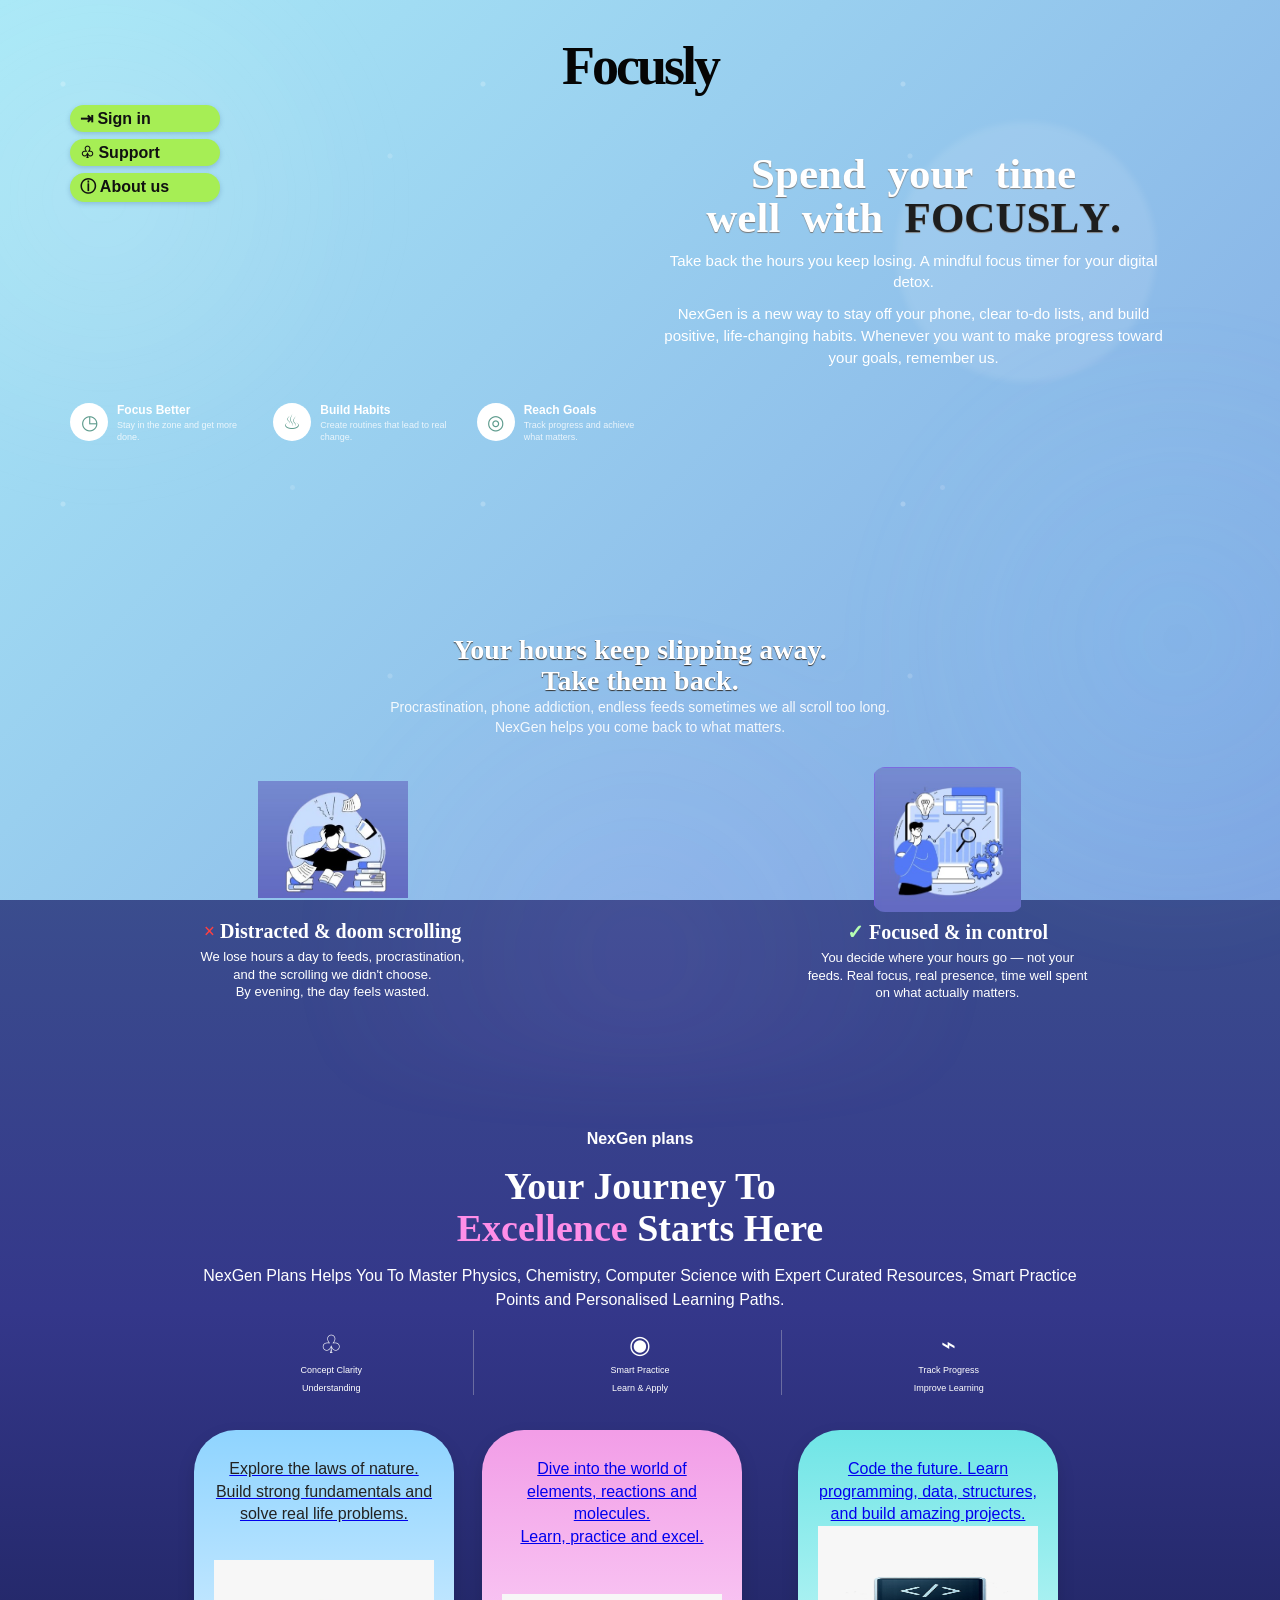
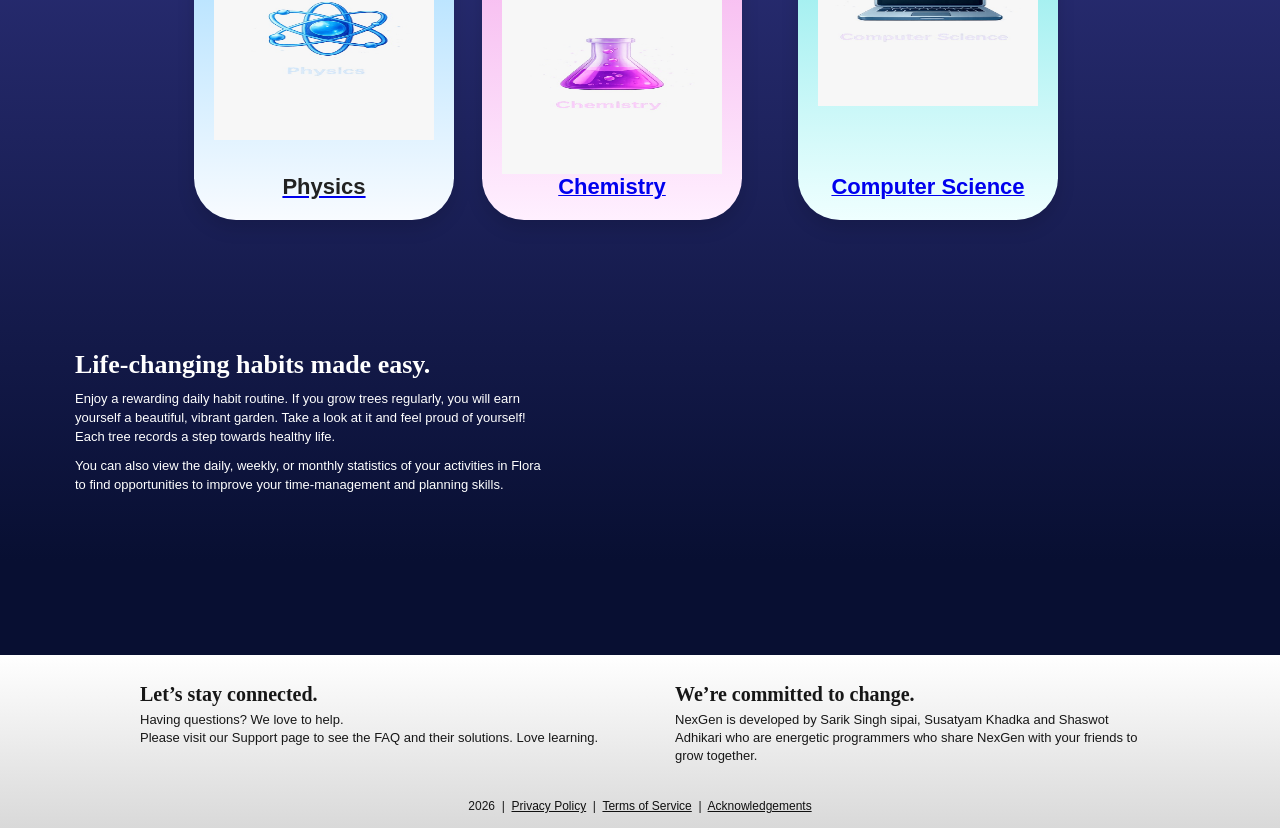
<file: Index.html>
<!DOCTYPE html>
<html lang="en">
<head>
<meta charset="UTF-8">
<meta name="viewport" content="width=device-width, initial-scale=1.0">
<title>Focusly — Study Without Distractions</title>
<style>
  /* LIVE ANIMATED BACKGROUND */
  body::before{
    content:"";
    position:fixed;
    inset:0;
    z-index:-2;
    background:
      radial-gradient(circle at 15% 20%, rgba(255,255,255,.22) 0 2px, transparent 3px),
      radial-gradient(circle at 75% 30%, rgba(255,255,255,.16) 0 2px, transparent 3px),
      radial-gradient(circle at 45% 75%, rgba(255,255,255,.14) 0 2px, transparent 3px),
      linear-gradient(135deg,#a9e9f7,#718edb,#4c4bb1,#17265d);
    background-size: 420px 420px, 520px 520px, 650px 650px, 400% 400%;
    animation: liveSky 18s ease infinite;
  }

  body::after{
    content:"";
    position:fixed;
    inset:-20%;
    z-index:-1;
    pointer-events:none;
    opacity:.7;
    background:
      radial-gradient(circle at 20% 30%, rgba(255,255,255,.16), transparent 18%),
      radial-gradient(circle at 80% 65%, rgba(130,220,255,.16), transparent 20%),
      radial-gradient(circle at 50% 90%, rgba(190,130,255,.12), transparent 24%);
    filter:blur(35px);
    animation: floatingGlow 12s ease-in-out infinite alternate;
  }

  @keyframes liveSky{
    0%{background-position:0% 50%,0% 0%,0% 0%,0% 50%}
    50%{background-position:80% 30%,30% 80%,70% 20%,100% 50%}
    100%{background-position:0% 50%,0% 0%,0% 0%,0% 50%}
  }

  @keyframes floatingGlow{
    0%{transform:translate3d(-3%, -2%, 0) scale(1)}
    50%{transform:translate3d(4%, 3%, 0) scale(1.08)}
    100%{transform:translate3d(-2%, 5%, 0) scale(1.03)}
  }

  /* Make the existing sections transparent so the live background can be seen. */
  body{
    background:transparent;
  }

  *{box-sizing:border-box;margin:0;padding:0}
  html{scroll-behavior:smooth}
  body{
    font-family: "Trebuchet MS", Arial, sans-serif;
    color:#fff;
    background:linear-gradient(180deg,#5b9fb3 0%,#405f91 23%,#34378a 54%,#080f32 89%);
    overflow-x:hidden;
  }
  .page{max-width:1200px;margin:auto}

  /* HERO */
  .hero{
    min-height:610px;position:relative;padding:35px 30px 40px;
    overflow:hidden;
  }
  .hero::before{
    content:"";
    position:absolute;
    width:260px;height:260px;
    border-radius:50%;
    right:7%;top:20%;
    background:rgba(255,255,255,.10);
    filter:blur(3px);
    animation:heroOrb 9s ease-in-out infinite;
    pointer-events:none;
  }
  @keyframes heroOrb{
    0%,100%{transform:translate(0,0) scale(1)}
    50%{transform:translate(-35px,25px) scale(1.25)}
  }
  .brand{
    text-align:center;font-family:Georgia,serif;font-size:54px;
    font-weight:900;color:#050505;letter-spacing:-3px;
  }
  .side-nav{
    position:absolute;left:30px;top:105px;display:flex;flex-direction:column;gap:7px;
  }
  .side-nav a{
    width:150px;padding:4px 10px;border-radius:18px;
    background:#a6ee55;color:#111;text-decoration:none;font-weight:bold;
    box-shadow:0 2px 5px #4d78a455;transition:.2s;
  }
  .side-nav a:hover{transform:translateX(5px);background:#c6ff7c}
  .hero-copy{
    width:48%;margin-left:50%;margin-top:55px;text-align:center;
  }
  .hero-copy h1{
    font-family:Georgia,serif;font-size:43px;line-height:1.02;
    color:#fff;text-shadow:0 1px 1px #777;
  }
  .hero-copy h1 b{color:#050505}
  .hero-copy p{font-size:15px;line-height:1.45;margin:10px auto;max-width:520px}
  .features{
    display:flex;gap:30px;margin-top:35px;max-width:580px;
  }
  .feature{flex:1;display:flex;gap:9px;align-items:flex-start;color:#fff}
  .feature .icon{
    width:38px;height:38px;border-radius:50%;background:#fff;color:#5d9b8d;
    display:grid;place-items:center;font-size:20px;flex:none;
  }
  .feature h4{font-size:12px}.feature p{font-size:9px;opacity:.8;margin-top:3px;line-height:1.25}

  /* COMMON */
  section{padding:55px 35px}
  .center{text-align:center}
  .section-title{
    font-family:Georgia,serif;font-size:28px;line-height:1.1;
    text-shadow:0 1px 1px #333;
  }
  .muted{font-size:14px;opacity:.9;line-height:1.45}

  /* DISTRACTION */
  .comparison{padding-top:25px}
  .compare-grid{display:grid;grid-template-columns:1fr 1fr;gap:100px;margin-top:30px}
  .compare-card{text-align:center}
  .illustration{
    height:145px;display:flex;justify-content:center;align-items:center;margin-bottom:8px;
  }
  .person{
    width:120px;height:100px;border-radius:50% 50% 30% 30%;
    background:#f6f6f6;position:relative;box-shadow:0 10px 0 #e2e2e2;
  }
  .person:before{content:"";position:absolute;width:38px;height:38px;border-radius:50%;
    background:#111;top:15px;left:41px}
  .book{position:absolute;width:55px;height:15px;background:#e9edf5;bottom:0;border-radius:3px}
  .book.one{left:-20px;transform:rotate(-8deg)}.book.two{right:-20px;transform:rotate(8deg)}
  .screen{
    width:115px;height:90px;border:7px solid #f3f3f3;border-radius:10px;
    background:linear-gradient(135deg,#87a8ee,#dce7ff);position:relative;
  }
  .screen:after{content:"";position:absolute;width:50px;height:7px;background:#596dcc;
    top:23px;left:28px;box-shadow:0 14px #8a9bea,0 28px #8a9bea}
  .gear{font-size:40px;margin-left:-12px;color:#dfe7ff}
  .compare-card h3{font-family:Georgia,serif;font-size:20px}
  .bad{color:#ff4141}.good{color:#b7ffb2}
  .compare-card p{font-size:13px;line-height:1.35;max-width:280px;margin:5px auto}

  /* PLANS */
  .plans{display:grid;grid-template-columns:42% 58%;gap:20px;align-items:center;padding-top:35px}
  .plans h2{font-family:Georgia,serif;font-size:29px;line-height:1.1}
  .plans h2 span{color:#ff8ee8}
  .plans-copy p{font-size:13px;line-height:1.4;margin:15px 0}
  .stats{display:flex;gap:25px;margin-top:18px}
  .stat{flex:1;text-align:center;border-right:1px solid #ddd5}
  .stat:last-child{border:0}
  .stat .big{font-size:25px}.stat small{font-size:9px}
  .subject-cards{display:flex;gap:12px;justify-content:center}
  .subject{
    width:150px;min-height:245px;border-radius:38px;padding:20px 12px 12px;
    color:#222;text-align:center;display:flex;flex-direction:column;justify-content:space-between;
    box-shadow:0 8px 18px #0002;
  }
  .physics{background:linear-gradient(#8fd4ff,#f8fbff)}
  .chem{background:linear-gradient(#f29de7,#fff0ff)}
  .cs{background:linear-gradient(#6fe5e6,#efffff)}
  .subject p{font-size:12px;line-height:1.25}
  .subject .symbol{font-size:55px;margin:12px 0}

  /* HABITS */
  .habits{min-height:380px;padding-top:75px}
  .habits h2{font-family:Georgia,serif;font-size:26px}
  .habits p{max-width:470px;font-size:13px;line-height:1.45;margin-top:10px}

  /* FOOTER */
  footer{
    background:linear-gradient(180deg,#fff,#d9d9d9);
    color:#171717;padding:28px 45px 15px;
  }
  .footer-grid{display:grid;grid-template-columns:1fr 1fr;gap:70px;max-width:1000px;margin:auto}
  footer h3{font-family:Georgia,serif;font-size:20px}
  footer p{font-size:13px;line-height:1.35;margin-top:5px}
  .copyright{text-align:center;margin-top:35px;font-size:12px}
  .copyright a{color:#111}

  @media(max-width:800px){
    .hero{min-height:auto;padding-bottom:70px}
    .brand{font-size:42px}
    .side-nav{position:static;margin-top:20px;align-items:center}
    .side-nav a{width:170px}
    .hero-copy{width:100%;margin:55px 0 0}
    .hero-copy h1{font-size:35px}
    .features{max-width:none}
    .compare-grid{gap:30px}
    .plans{grid-template-columns:1fr}
    .subject{width:31%;min-height:220px}
    .footer-grid{gap:30px}
  }
  @media(max-width:560px){
    section{padding:45px 18px}
    .features{flex-direction:column}
    .compare-grid{grid-template-columns:1fr}
    .plans{display:block}
    .subject-cards{margin-top:25px}
    .subject{min-height:200px;padding:14px 8px;border-radius:28px}
    .subject .symbol{font-size:42px}
    .subject p{font-size:10px}
    .footer-grid{grid-template-columns:1fr}
  }

  .subject-image{
    width:100%;
    height:115px;
    background-image:url("[data-uri]");
    background-repeat:no-repeat;
    background-size:300% 100%;
    background-color:transparent;
    flex:none;
  }
  .physics-image{background-position:0% 50%;}
  .chem-image{background-position:50% 50%;}
  .cs-image{background-position:100% 50%;}

  @media(max-width:560px){
    .subject-image{height:85px;}
  }


  .distraction-image{
    width:150px;
    height:145px;
    object-fit:contain;
    border-radius:12px;
    display:block;
  }


  .focus-image{
    width:150px;
    height:145px;
    object-fit:contain;
    border-radius:12px;
    display:block;
  }


  /* Enlarge each subject block by 35% when the cursor is over/near it. */
  .subject{
    position:relative;
    transition:transform .28s ease, box-shadow .28s ease, filter .28s ease;
    transform-origin:center center;
    z-index:1;
  }
  .subject:hover{
    transform:scale(1.35);
    z-index:20;
    box-shadow:0 18px 35px rgba(0,0,0,.28);
    filter:brightness(1.04);
  }
  .subject-cards:hover .subject:not(:hover){
    opacity:.9;
  }


  /* Interactive wave title: hover to enlarge and make the letters move like a wave. */
  .wave-title{
    cursor:pointer;
    transition:font-size .35s ease, transform .35s ease;
  }

  .wave-title .wave-line{
    display:inline-block;
  }

  .wave-title .wave-line > span,
  .wave-title .wave-line > b > span{
    display:inline-block;
    transition:transform .25s ease, font-size .25s ease;
  }

  .wave-title:hover{
    transform:scale(1.06);
  }

  .wave-title:hover .wave-line > span,
  .wave-title:hover .wave-line > b > span{
    animation:titleWave 1.05s ease-in-out infinite;
    animation-delay:calc(var(--wave-index, 0) * 0.045s);
  }

  .wave-title .wave-line:nth-child(1) > span:nth-child(1){--wave-index:1}
  .wave-title .wave-line:nth-child(1) > span:nth-child(2){--wave-index:2}
  .wave-title .wave-line:nth-child(1) > span:nth-child(3){--wave-index:3}
  .wave-title .wave-line:nth-child(1) > span:nth-child(4){--wave-index:4}
  .wave-title .wave-line:nth-child(1) > span:nth-child(5){--wave-index:5}
  .wave-title .wave-line:nth-child(1) > span:nth-child(6){--wave-index:6}
  .wave-title .wave-line:nth-child(1) > span:nth-child(7){--wave-index:7}
  .wave-title .wave-line:nth-child(1) > span:nth-child(8){--wave-index:8}
  .wave-title .wave-line:nth-child(1) > span:nth-child(9){--wave-index:9}
  .wave-title .wave-line:nth-child(1) > span:nth-child(10){--wave-index:10}
  .wave-title .wave-line:nth-child(1) > span:nth-child(11){--wave-index:11}
  .wave-title .wave-line:nth-child(1) > span:nth-child(12){--wave-index:12}
  .wave-title .wave-line:nth-child(1) > span:nth-child(13){--wave-index:13}
  .wave-title .wave-line:nth-child(1) > span:nth-child(14){--wave-index:14}
  .wave-title .wave-line:nth-child(1) > span:nth-child(15){--wave-index:15}

  .wave-title .wave-line:nth-child(1) > span{
    animation-delay:calc(var(--wave-index) * .045s);
  }

  .wave-title .wave-line:nth-child(2) > span:nth-child(1){--wave-index:16}
  .wave-title .wave-line:nth-child(2) > span:nth-child(2){--wave-index:17}
  .wave-title .wave-line:nth-child(2) > span:nth-child(3){--wave-index:18}
  .wave-title .wave-line:nth-child(2) > span:nth-child(4){--wave-index:19}
  .wave-title .wave-line:nth-child(2) > span:nth-child(5){--wave-index:20}
  .wave-title .wave-line:nth-child(2) > span:nth-child(6){--wave-index:21}
  .wave-title .wave-line:nth-child(2) > span:nth-child(7){--wave-index:22}
  .wave-title .wave-line:nth-child(2) > span:nth-child(8){--wave-index:23}
  .wave-title .wave-line:nth-child(2) > span:nth-child(9){--wave-index:24}
  .wave-title .wave-line:nth-child(2) > span:nth-child(10){--wave-index:25}
  .wave-title .wave-line:nth-child(2) > span:nth-child(11){--wave-index:26}
  .wave-title .wave-line:nth-child(2) > span:nth-child(12){--wave-index:27}
  .wave-title .wave-line:nth-child(2) > span:nth-child(13){--wave-index:28}
  .wave-title .wave-line:nth-child(2) > span:nth-child(14){--wave-index:29}
  .wave-title .wave-line:nth-child(2) > span:nth-child(15){--wave-index:30}
  .wave-title .wave-line:nth-child(2) > span:nth-child(16){--wave-index:31}
  .wave-title .wave-line:nth-child(2) > span:nth-child(17){--wave-index:32}
  .wave-title .wave-line:nth-child(2) > span:nth-child(18){--wave-index:33}
  .wave-title .wave-line:nth-child(2) > span:nth-child(19){--wave-index:34}
  .wave-title .wave-line:nth-child(2) > span:nth-child(20){--wave-index:35}
  .wave-title .wave-line:nth-child(2) > span:nth-child(21){--wave-index:36}
  .wave-title .wave-line:nth-child(2) > span:nth-child(22){--wave-index:37}
  .wave-title .wave-line:nth-child(2) > span:nth-child(23){--wave-index:38}
  .wave-title .wave-line:nth-child(2) > span:nth-child(24){--wave-index:39}
  .wave-title .wave-line:nth-child(2) > span:nth-child(25){--wave-index:40}
  .wave-title .wave-line:nth-child(2) > span:nth-child(26){--wave-index:41}
  .wave-title .wave-line:nth-child(2) > span:nth-child(27){--wave-index:42}
  .wave-title .wave-line:nth-child(2) > span:nth-child(28){--wave-index:43}
  .wave-title .wave-line:nth-child(2) > span:nth-child(29){--wave-index:44}
  .wave-title .wave-line:nth-child(2) > span:nth-child(30){--wave-index:45}
  .wave-title .wave-line:nth-child(2) > span:nth-child(31){--wave-index:46}
  .wave-title .wave-line:nth-child(2) > span:nth-child(32){--wave-index:47}
  .wave-title .wave-line:nth-child(2) > span:nth-child(33){--wave-index:48}
  .wave-title .wave-line:nth-child(2) > span:nth-child(34){--wave-index:49}
  .wave-title .wave-line:nth-child(2) > span:nth-child(35){--wave-index:50}
  .wave-title .wave-line:nth-child(2) > span:nth-child(36){--wave-index:51}
  .wave-title .wave-line:nth-child(2) > span:nth-child(37){--wave-index:52}
  .wave-title .wave-line:nth-child(2) > span:nth-child(38){--wave-index:53}
  .wave-title .wave-line:nth-child(2) > span:nth-child(39){--wave-index:54}
  .wave-title .wave-line:nth-child(2) > span:nth-child(40){--wave-index:55}
  .wave-title .wave-line:nth-child(2) > span:nth-child(41){--wave-index:56}
  .wave-title .wave-line:nth-child(2) > span:nth-child(42){--wave-index:57}
  .wave-title .wave-line:nth-child(2) > span:nth-child(43){--wave-index:58}
  .wave-title .wave-line:nth-child(2) > span:nth-child(44){--wave-index:59}
  .wave-title .wave-line:nth-child(2) > span:nth-child(45){--wave-index:60}
  .wave-title .wave-line:nth-child(2) > span:nth-child(46){--wave-index:61}
  .wave-title .wave-line:nth-child(2) > span:nth-child(47){--wave-index:62}
  .wave-title .wave-line:nth-child(2) > span:nth-child(48){--wave-index:63}


  .wave-title .wave-line:nth-child(2) > b > span:nth-child(1){--wave-index:26}
  .wave-title .wave-line:nth-child(2) > b > span:nth-child(2){--wave-index:27}
  .wave-title .wave-line:nth-child(2) > b > span:nth-child(3){--wave-index:28}
  .wave-title .wave-line:nth-child(2) > b > span:nth-child(4){--wave-index:29}
  .wave-title .wave-line:nth-child(2) > b > span:nth-child(5){--wave-index:30}
  .wave-title .wave-line:nth-child(2) > b > span:nth-child(6){--wave-index:31}
  .wave-title .wave-line:nth-child(2) > b > span:nth-child(7){--wave-index:32}
  .wave-title .wave-line:nth-child(2) > b > span:nth-child(8){--wave-index:33}

  @keyframes titleWave{
    0%,100%{transform:translateY(0) scale(1)}
    25%{transform:translateY(-10px) scale(1.16)}
    50%{transform:translateY(5px) scale(1.08)}
    75%{transform:translateY(-5px) scale(1.12)}
  }

  @media(max-width:560px){
    .wave-title:hover{transform:scale(1.025)}
  }


  /* Larger, centered subject blocks */
  .plans{display:block; padding-top:50px;}
  .plans-copy{text-align:center;max-width:900px;margin:0 auto 35px;}
  .plans-copy p{font-size:16px;line-height:1.5;}
  .plans h2{font-size:38px;}
  .subject-cards{display:flex;justify-content:center;align-items:stretch;gap:28px;width:100%;}
  .subject{width:260px;min-height:390px;padding:28px 20px 20px;border-radius:42px;}
  .subject p{font-size:16px;line-height:1.4;}
  .subject-image{height:180px;}
  .subject b{font-size:22px;}
  @media(max-width:800px){
    .subject-cards{gap:18px;}
    .subject{width:30%;min-height:330px;padding:22px 14px 16px;}
    .subject-image{height:145px;}
    .subject p{font-size:14px;}
  }
  @media(max-width:560px){
    .plans h2{font-size:31px;}
    .subject-cards{gap:10px;}
    .subject{width:31%;min-height:260px;padding:16px 8px;border-radius:28px;}
    .subject-image{height:105px;}
    .subject p{font-size:11px;}
    .subject b{font-size:15px;}
  }
</style>
</head>
<body>
<div class="page">

  <header class="hero">
    <div class="brand">Focusly</div>

    <nav class="side-nav" aria-label="Main navigation">
      <a href="#focus">⇥ Sign in</a>
      <a href="#footer">♧ Support</a>
      <a href="#footer">ⓘ About us</a>
    </nav>

    <div class="hero-copy">
      <h1 class="wave-title">
  <span class="wave-line">
    <span>S</span><span>p</span><span>e</span><span>n</span><span>d</span>
    <span>&nbsp;</span><span>y</span><span>o</span><span>u</span><span>r</span>
    <span>&nbsp;</span><span>t</span><span>i</span><span>m</span><span>e</span>
  </span>
  <br>
  <span class="wave-line">
    <span>w</span><span>e</span><span>l</span><span>l</span><span>&nbsp;</span>
    <span>w</span><span>i</span><span>t</span><span>h</span><span>&nbsp;</span>
    <b><span>F</span><span>O</span><span>C</span><span>U</span><span>S</span><span>L</span><span>Y</span><span>.</span></b>
  </span>
</h1>
      <p>Take back the hours you keep losing. A mindful focus timer for your digital detox.</p>
      <p>NexGen is a new way to stay off your phone, clear to-do lists, and build positive, life-changing habits. Whenever you want to make progress toward your goals, remember us.</p>
    </div>

    <div class="features">
      <div class="feature"><div class="icon">◷</div><div><h4>Focus Better</h4><p>Stay in the zone and get more done.</p></div></div>
      <div class="feature"><div class="icon">♨</div><div><h4>Build Habits</h4><p>Create routines that lead to real change.</p></div></div>
      <div class="feature"><div class="icon">◎</div><div><h4>Reach Goals</h4><p>Track progress and achieve what matters.</p></div></div>
    </div>
  </header>

  <section id="focus" class="comparison center">
    <h2 class="section-title">Your hours keep slipping away.<br>Take them back.</h2>
    <p class="muted">Procrastination, phone addiction, endless feeds sometimes we all scroll too long.<br>NexGen helps you come back to what matters.</p>

    <div class="compare-grid">
      <article class="compare-card">
        <div class="illustration">
          <img class="distraction-image" src="[data-uri]" alt="Distracted student surrounded by books">
        </div>
        <h3><span class="bad">×</span> Distracted &amp; doom scrolling</h3>
        <p>We lose hours a day to feeds, procrastination, and the scrolling we didn't choose.<br>By evening, the day feels wasted.</p>
      </article>

      <article class="compare-card">
        <div class="illustration">
          <img class="focus-image" src="[data-uri]" alt="Focused student working with charts and ideas">
        </div>
        <h3><span class="good">✓</span> Focused &amp; in control</h3>
        <p>You decide where your hours go — not your feeds. Real focus, real presence, time well spent on what actually matters.</p>
      </article>
    </div>
  </section>

  <section id="plans" class="plans">
    <div class="plans-copy">
      <p><b>NexGen plans</b></p>
      <h2>Your Journey To<br><span>Excellence</span> Starts Here</h2>
      <p>NexGen Plans Helps You To Master Physics, Chemistry, Computer Science with Expert Curated Resources, Smart Practice Points and Personalised Learning Paths.</p>
      <div class="stats">
        <div class="stat"><div class="big">♧</div><small>Concept Clarity<br>Understanding</small></div>
        <div class="stat"><div class="big">◉</div><small>Smart Practice<br>Learn &amp; Apply</small></div>
        <div class="stat"><div class="big">⌁</div><small>Track Progress<br>Improve Learning</small></div>
      </div>
    </div>
    
    <a href="Wave Motion.html">
    <div class="subject-cards">
      <div class="subject physics">
        <p>Explore the laws of nature.<br>Build strong fundamentals and solve real life problems.</p>
        <div class="subject-image physics-image"></div>
        <b>Physics</b>
      </div>
      <div class="subject chem">
        <p>Dive into the world of elements, reactions and molecules.<br>Learn, practice and excel.</p>
      </a>
      <a href="Haloarenes.html">
        <div class="subject-image chem-image"></div>
        <b>Chemistry</b>
      </div>
      <div class="subject cs">
        <p>Code the future. Learn programming, data, structures, and build amazing projects.</p>
        <div class="subject-image cs-image"></div>
      </a>
      <a href="Haloarenes.html">
        <b>Computer Science</b>
      </div>
    </a>
    </div>
  </section>

  <section class="habits">
    <h2>Life-changing habits made easy.</h2>
    <p>Enjoy a rewarding daily habit routine. If you grow trees regularly, you will earn yourself a beautiful, vibrant garden. Take a look at it and feel proud of yourself! Each tree records a step towards healthy life.</p>
    <p>You can also view the daily, weekly, or monthly statistics of your activities in Flora to find opportunities to improve your time-management and planning skills.</p>
  </section>

</div>

<footer id="footer">
  <div class="footer-grid">
    <div>
      <h3>Let’s stay connected.</h3>
      <p>Having questions? We love to help.<br>Please visit our Support page to see the FAQ and their solutions. Love learning.</p>
    </div>
    <div>
      <h3>We’re committed to change.</h3>
      <p>NexGen is developed by Sarik Singh sipai, Susatyam Khadka and Shaswot Adhikari who are energetic programmers who share NexGen with your friends to grow together.</p>
    </div>
  </div>
  <div class="copyright">2026 &nbsp;|&nbsp; <a href="#">Privacy Policy</a> &nbsp;|&nbsp; <a href="#">Terms of Service</a> &nbsp;|&nbsp; <a href="#">Acknowledgements</a></div>
</footer>
</body>
</html>
</file>
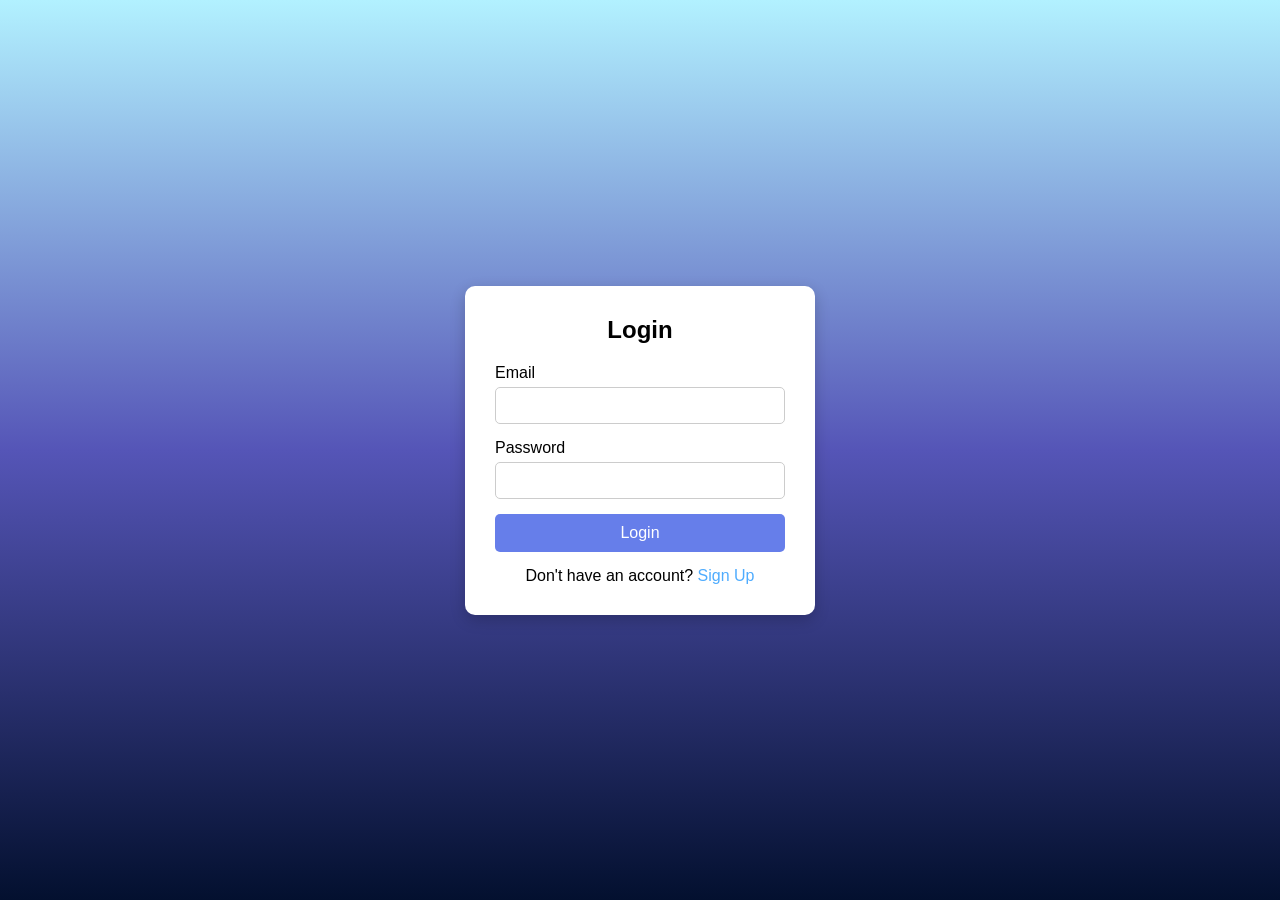
<file: login.html>
<!DOCTYPE html>
<html lang="en">
<head>
    <meta charset="UTF-8">
    <meta name="viewport" content="width=device-width, initial-scale=1.0">
    <title>Login Page</title>
 <link rel="stylesheet" href="logstyle.css">
</head>
<body>
<div class="login-container">
    <h2>Login</h2>
    <form id="loginForm">
        <div class="input-group">
            <label>Email</label>
            <input type="text" id="email" required>
        </div>
        <div class="input-group">
            <label>Password</label>
            <input type="password" id="password" required>
        </div>
        <button type="submit">Login</button>
    </form>
    <div class="message" id="message"></div>

    <div class="signup">
        Don't have an account?
        <a href="signin.html">Sign Up</a>
    </div>
</div>

<script src="logscript.js"></script>

</body>
</html>
</file>
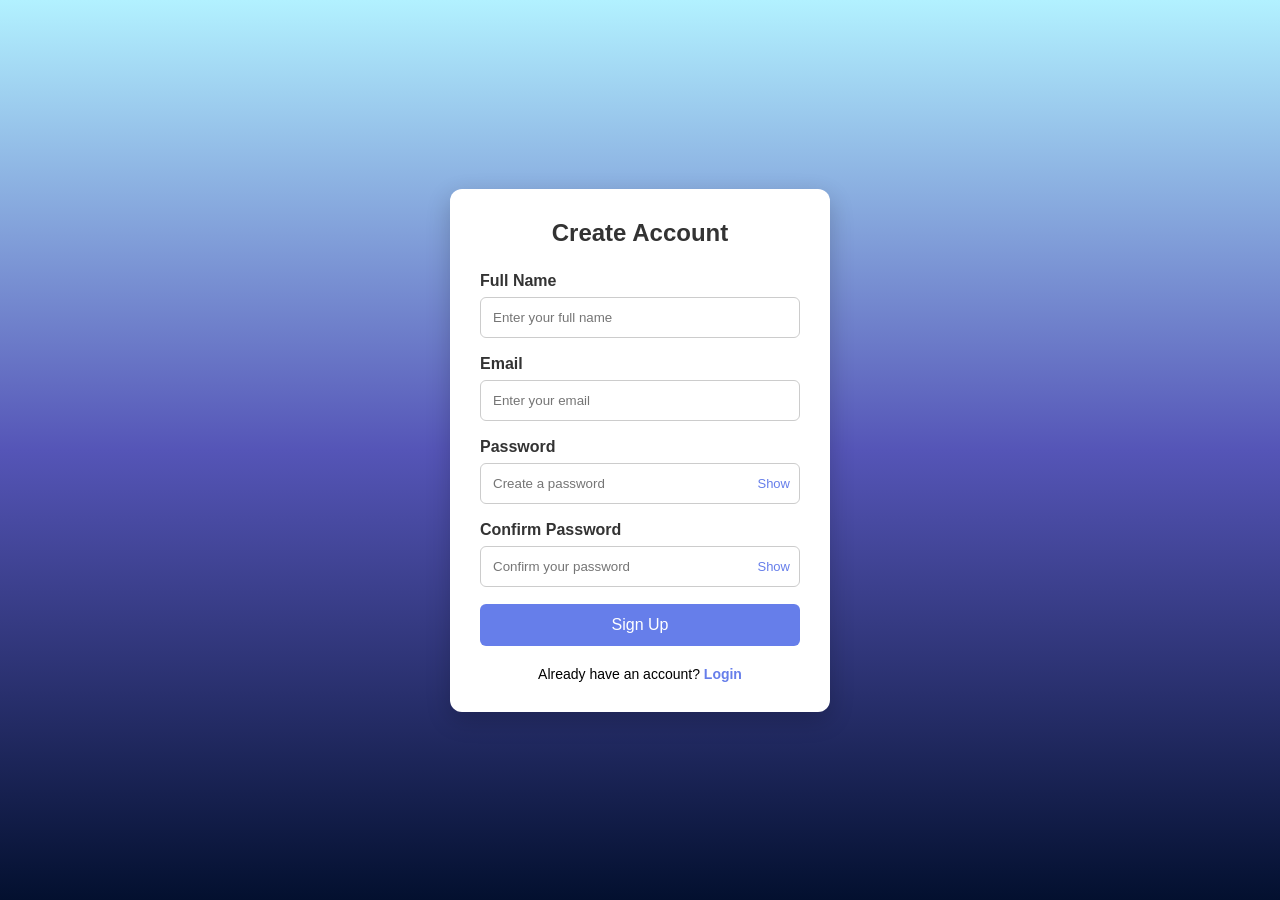
<file: signin.html>
<!DOCTYPE html>
<html lang="en">
<head>
    <meta charset="UTF-8">
    <meta name="viewport" content="width=device-width, initial-scale=1.0">
    <title>Sign Up</title>
    <link rel="stylesheet" href="signstyle.css">
</head>

<body>

    <div class="signup-container">

        <h2>Create Account</h2>

        <form id="signupForm" action="info.php" method="POST">

            <div class="input-box">
                <label for="name">Full Name</label>
                <input
                    type="text"
                    name="full_name"
                    id="name"
                    placeholder="Enter your full name"
                    required
                >
            </div>

            <div class="input-box">
                <label for="email">Email</label>
                <input
                    type="email"
                    name="email"
                    id="email"
                    placeholder="Enter your email"
                    required
                >
            </div>

            <div class="input-box password-box">
                <label for="password">Password</label>
                <input
                    type="password"
                    name="password"
                    id="password"
                    placeholder="Create a password"
                    required
                >
                <span class="show-password" id="showPassword">
                    Show
                </span>
            </div>

            <div class="input-box password-box">
                <label for="confirmPassword">Confirm Password</label>
                <input
                    type="password"
                    name="confirm_password"
                    id="confirmPassword"
                    placeholder="Confirm your password"
                    required
                >
                <span class="show-password" id="showConfirmPassword">
                    Show
                </span>
            </div>

            <button type="submit">Sign Up</button>

            <p id="message"></p>

            <div class="signin">
                Already have an account?
                <a href="login.html">Login</a>
            </div>

        </form>
    </div>

    <script src="signscript.js">
    </script>

</body>
</html>
</file>
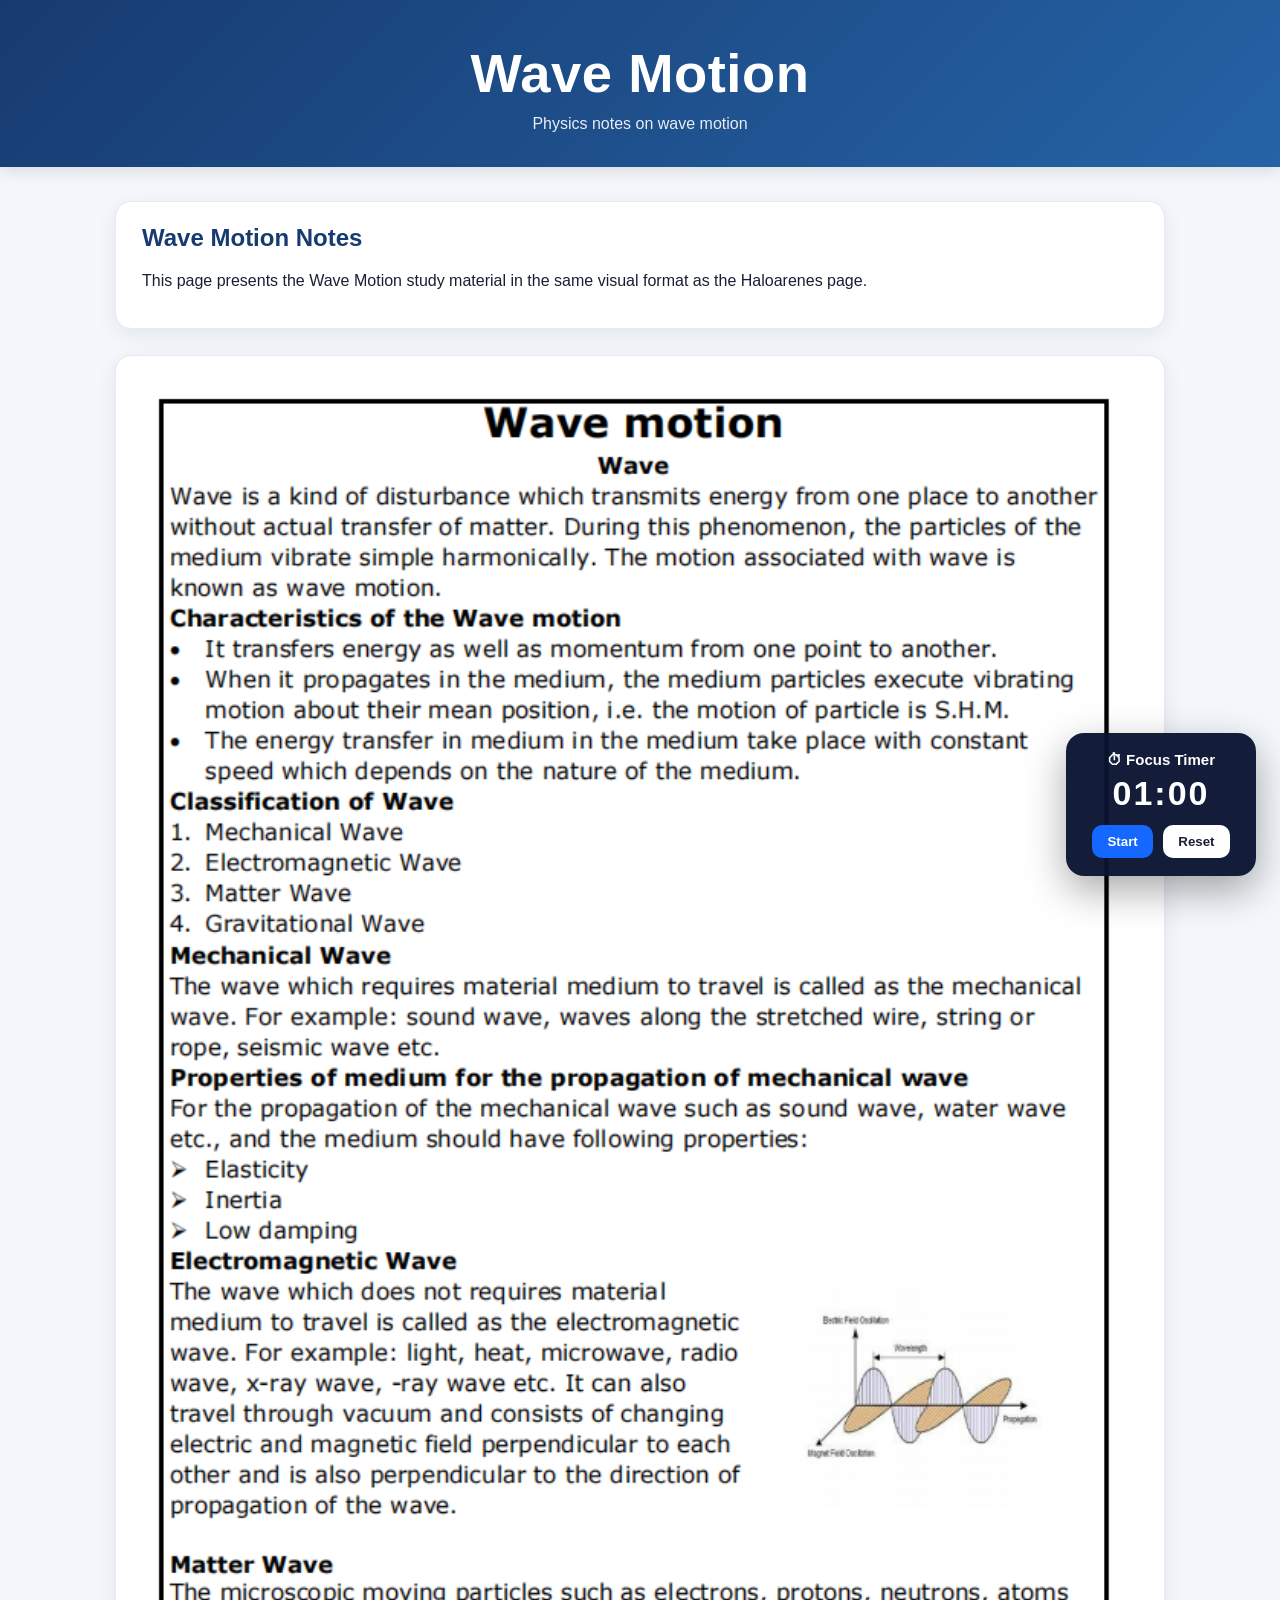
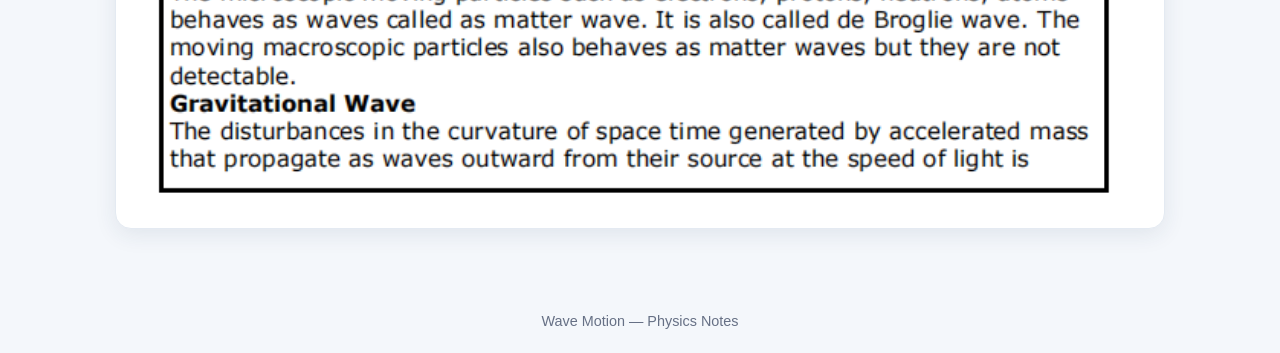
<file: Wave Motion.html>
<!DOCTYPE html>
<html lang="en">
<head>
<meta charset="UTF-8">
<meta name="viewport" content="width=device-width, initial-scale=1.0">
<title>Wave Motion</title>
<style>
  * { box-sizing: border-box; }
  html { scroll-behavior: smooth; }
  body {
    margin: 0;
    font-family: Arial, Helvetica, sans-serif;
    background: #f4f7fb;
    color: #172033;
  }
  header {
    background: linear-gradient(135deg, #173b70, #2563a6);
    color: white;
    text-align: center;
    padding: 42px 20px 34px;
    box-shadow: 0 4px 16px rgba(0,0,0,.12);
  }
  header h1 {
    margin: 0;
    font-size: clamp(2rem, 5vw, 3.4rem);
    letter-spacing: .5px;
  }
  header p {
    margin: 10px 0 0;
    opacity: .9;
    font-size: 1rem;
  }
  main {
    width: min(1050px, 94%);
    margin: 34px auto 60px;
  }
  .intro {
    background: white;
    border-radius: 16px;
    padding: 22px 26px;
    margin-bottom: 26px;
    box-shadow: 0 6px 22px rgba(28,52,84,.08);
    border: 1px solid #e4eaf2;
  }
  .intro h2 {
    margin-top: 0;
    color: #173b70;
  }
  .notes {
    display: flex;
    flex-direction: column;
    gap: 26px;
  }
  .page {
    background: white;
    border-radius: 16px;
    padding: 14px;
    box-shadow: 0 6px 22px rgba(28,52,84,.09);
    border: 1px solid #e4eaf2;
  }
  .page img {
    display: block;
    width: 100%;
    height: auto;
    border-radius: 10px;
  }
  footer {
    text-align: center;
    padding: 24px;
    color: #667085;
    font-size: .9rem;
  }

/* Study break timer + spin wheel */
.study-timer-box{position:fixed;right:24px;bottom:24px;z-index:9998;background:rgba(10,20,50,.96);color:#fff;padding:18px 20px;border-radius:18px;box-shadow:0 14px 40px rgba(0,0,0,.35);text-align:center;min-width:190px;font-family:Arial,sans-serif}
.study-timer-title{font-size:15px;font-weight:700;margin-bottom:6px}.study-timer-display{font-size:34px;font-weight:800;letter-spacing:2px;margin:4px 0 12px}.study-timer-box button{border:0;border-radius:10px;padding:9px 15px;margin:0 3px;font-weight:700;cursor:pointer}.study-start{background:#1468ff;color:#fff}.study-reset{background:#fff;color:#172033}
.study-overlay{display:none;position:fixed;inset:0;z-index:10000;background:rgba(0,0,0,.68);align-items:center;justify-content:center;padding:20px;font-family:Arial,sans-serif}.study-modal{width:min(460px,95vw);background:#fff;border-radius:24px;padding:30px;text-align:center;box-shadow:0 25px 80px rgba(0,0,0,.4)}.study-modal h2{margin:8px 0 10px}.study-modal p{color:#667085;line-height:1.5}.study-modal button{border:0;border-radius:12px;padding:12px 22px;font-weight:700;cursor:pointer;margin:5px}.study-yes{background:#1468ff;color:#fff}.study-no{background:#e9eef7;color:#172033}
.study-wheel-modal{width:min(500px,96vw);max-height:95vh;overflow:auto}.study-wheel-wrap{position:relative;width:300px;margin:18px auto}.study-wheel-wrap canvas{display:block;width:300px;height:300px;transition:transform 4s cubic-bezier(.12,.75,.15,1);margin:auto}.study-pointer{position:absolute;z-index:2;top:-8px;left:50%;transform:translateX(-50%);font-size:30px;color:#111}.study-spin{background:#ed3b91;color:#fff}.study-spin:disabled{opacity:.5;cursor:not-allowed}.study-result{min-height:25px;font-weight:700;margin:10px}.study-break-time{font-size:40px;font-weight:800;margin:10px}.study-close{background:#172033;color:#fff}
@media(max-width:600px){.study-timer-box{right:10px;bottom:10px}.study-wheel-wrap,.study-wheel-wrap canvas{width:250px;height:250px}}

</style>
</head>
<body>
<header>
  <h1>Wave Motion</h1>
  <p>Physics notes on wave motion</p>
</header>

<main>
  <section class="intro">
    <h2>Wave Motion Notes</h2>
    <p>
      This page presents the Wave Motion study material in the same visual
      format as the Haloarenes page.
    </p>
  </section>

  <section class="notes">
    <article class="page">
      <img src="[data-uri]" alt="Wave Motion notes">
    </article>
  </section>
</main>

<footer>
  Wave Motion — Physics Notes
</footer>

<!-- Study break timer -->
<div class="study-timer-box">
  <div class="study-timer-title">⏱ Focus Timer</div>
  <div class="study-timer-display" id="studyTimerDisplay">01:00</div>
  <button class="study-start" onclick="studyStartTimer()">Start</button>
  <button class="study-reset" onclick="studyResetTimer()">Reset</button>
</div>
<div class="study-overlay" id="studyBreakQuestion">
  <div class="study-modal">
    <div style="font-size:48px">🧘</div><h2>Would you like a break?</h2>
    <p>You've finished your focus session. Would you like to take a short break?</p>
    <button class="study-yes" onclick="studyChooseBreak(true)">Yes</button>
    <button class="study-no" onclick="studyChooseBreak(false)">No</button>
  </div>
</div>
<div class="study-overlay" id="studyWheelPopup">
  <div class="study-modal study-wheel-modal">
    <h2>🎡 Pick Your Break</h2><p>Spin the wheel and relax for 10 minutes.</p>
    <div class="study-wheel-wrap"><div class="study-pointer">▼</div><canvas id="studyWheel" width="300" height="300"></canvas></div>
    <button class="study-spin" id="studySpinBtn" onclick="studySpinWheel()">Spin the Wheel</button>
    <div class="study-result" id="studySelectedBreak"></div>
    <div class="study-break-time" id="studyBreakTimer">10:00</div>
    <button class="study-close" onclick="studyCloseWheel()">Continue to website</button>
  </div>
</div>
<script>
(function(){
const opts=['😴 Take a nap','🚶 Go for a walk','🎮 Play games','☕ Take a coffee'];
let t=60,ti=null,rot=0,bt=600,bi=null,spun=false;
const $=id=>document.getElementById(id);
function show(){ $('studyTimerDisplay').textContent=String(Math.floor(t/60)).padStart(2,'0')+':'+String(t%60).padStart(2,'0'); }
window.studyStartTimer=function(){if(ti)return;ti=setInterval(()=>{t--;show();if(t<=0){clearInterval(ti);ti=null;$('studyBreakQuestion').style.display='flex';}},1000)};
window.studyResetTimer=function(){clearInterval(ti);ti=null;t=60;show()};
window.studyChooseBreak=function(yes){$('studyBreakQuestion').style.display='none';if(yes)studyOpenWheel();else studyResetTimer()};
function draw(){const c=$('studyWheel'),x=c.getContext('2d'),m=c.width/2,r=m-4,s=2*Math.PI/opts.length;x.clearRect(0,0,c.width,c.height);opts.forEach((o,i)=>{let a=i*s-Math.PI/2;x.beginPath();x.moveTo(m,m);x.arc(m,m,r,a,a+s);x.closePath();x.fillStyle=['#1468ff','#ed3b91','#20a56a','#f39c12'][i];x.fill();x.strokeStyle='#fff';x.lineWidth=3;x.stroke();x.save();x.translate(m,m);x.rotate(a+s/2);x.textAlign='right';x.fillStyle='#fff';x.font='bold 14px Arial';x.fillText(o,r-12,5);x.restore()})}
window.studyOpenWheel=function(){clearInterval(bi);$('studyWheelPopup').style.display='flex';$('studySelectedBreak').textContent='';$('studyBreakTimer').textContent='10:00';$('studySpinBtn').disabled=false;spun=false;draw()};
window.studySpinWheel=function(){if(spun)return;spun=true;$('studySpinBtn').disabled=true;rot+=1440+Math.floor(Math.random()*360);$('studyWheel').style.transform=`rotate(${rot}deg)`;setTimeout(()=>{let n=rot%360,s=360/opts.length,i=Math.floor(((360-n+s/2)%360)/s);$('studySelectedBreak').textContent='Your break: '+opts[i];studyBreakStart()},4100)};
function studyBreakStart(){clearInterval(bi);bt=600;studyBreakUpdate();bi=setInterval(()=>{bt--;studyBreakUpdate();if(bt<=0){clearInterval(bi);bi=null;$('studySelectedBreak').textContent='⏰ Break finished! Time to get back to work.';studyAlarm()}},1000)}
function studyBreakUpdate(){$('studyBreakTimer').textContent=String(Math.floor(bt/60)).padStart(2,'0')+':'+String(bt%60).padStart(2,'0')}
function studyAlarm(){try{let A=window.AudioContext||window.webkitAudioContext,a=new A,c=0,i=setInterval(()=>{let o=a.createOscillator(),g=a.createGain();o.connect(g);g.connect(a.destination);o.frequency.value=880;g.gain.value=.15;o.start();o.stop(a.currentTime+.25);if(++c>=5)clearInterval(i)},400)}catch(e){alert('⏰ Your 10-minute break is over!')}}
window.studyCloseWheel=function(){clearInterval(bi);bi=null;$('studyWheelPopup').style.display='none';studyResetTimer()};
show();draw();
})();
</script>

</body>
</html>
</file>
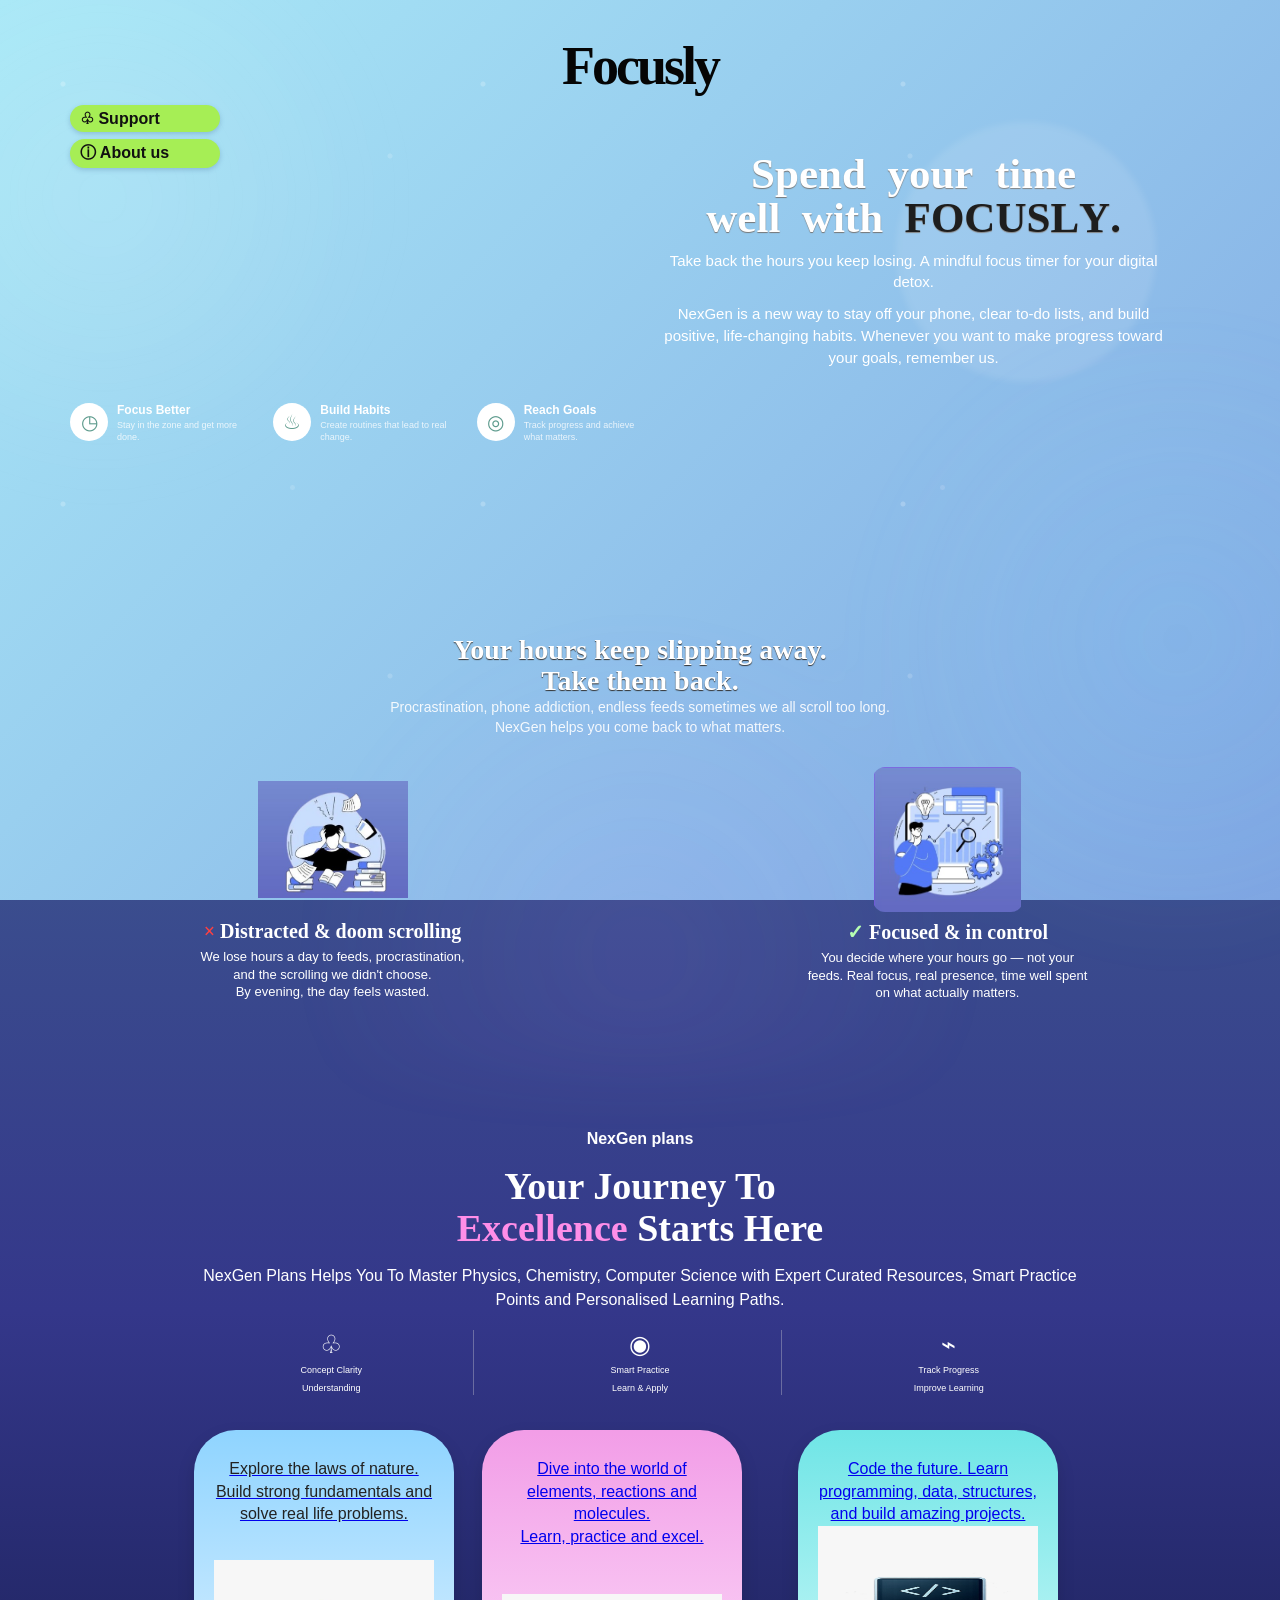
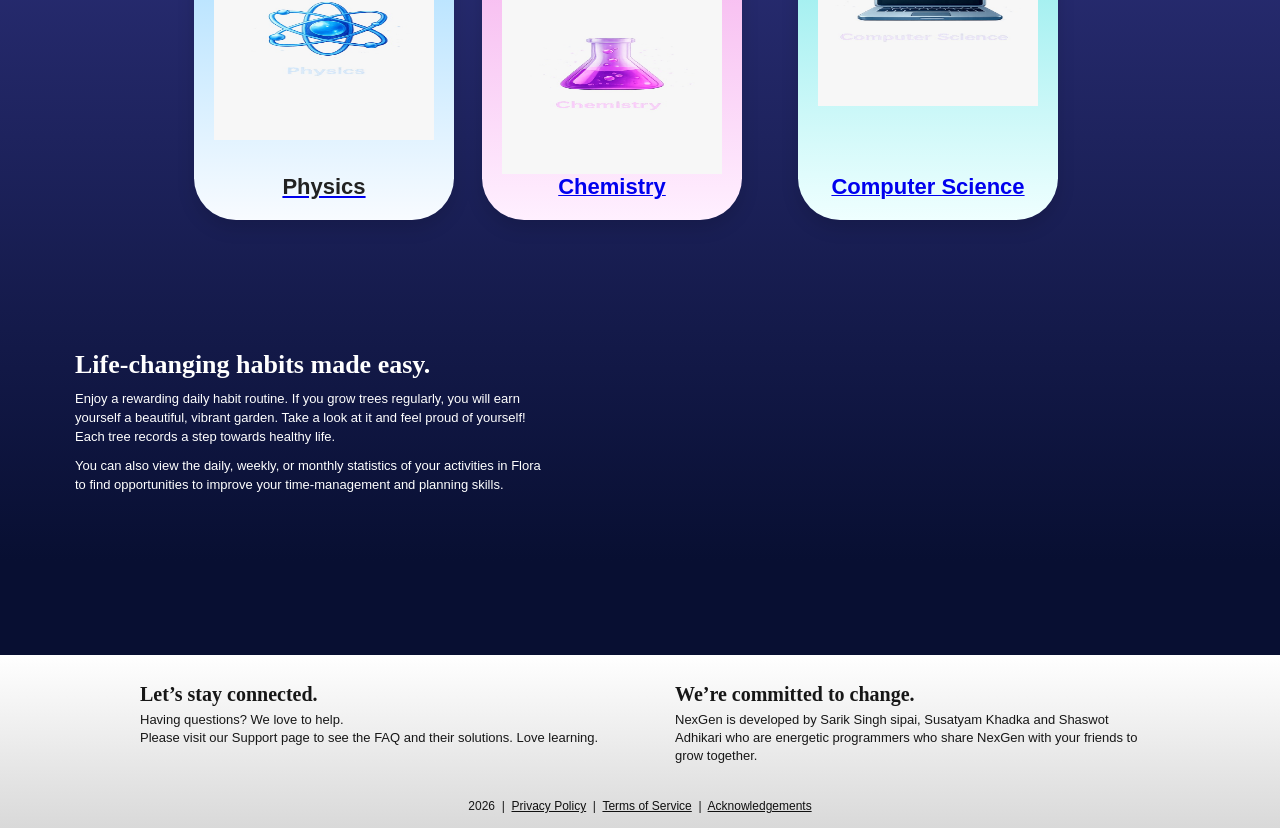
<file: Working Page.html>
<!DOCTYPE html>
<html lang="en">
<head>
<meta charset="UTF-8">
<meta name="viewport" content="width=device-width, initial-scale=1.0">
<title>Focusly — Study Without Distractions</title>
<style>
  /* LIVE ANIMATED BACKGROUND */
  body::before{
    content:"";
    position:fixed;
    inset:0;
    z-index:-2;
    background:
      radial-gradient(circle at 15% 20%, rgba(255,255,255,.22) 0 2px, transparent 3px),
      radial-gradient(circle at 75% 30%, rgba(255,255,255,.16) 0 2px, transparent 3px),
      radial-gradient(circle at 45% 75%, rgba(255,255,255,.14) 0 2px, transparent 3px),
      linear-gradient(135deg,#a9e9f7,#718edb,#4c4bb1,#17265d);
    background-size: 420px 420px, 520px 520px, 650px 650px, 400% 400%;
    animation: liveSky 18s ease infinite;
  }

  body::after{
    content:"";
    position:fixed;
    inset:-20%;
    z-index:-1;
    pointer-events:none;
    opacity:.7;
    background:
      radial-gradient(circle at 20% 30%, rgba(255,255,255,.16), transparent 18%),
      radial-gradient(circle at 80% 65%, rgba(130,220,255,.16), transparent 20%),
      radial-gradient(circle at 50% 90%, rgba(190,130,255,.12), transparent 24%);
    filter:blur(35px);
    animation: floatingGlow 12s ease-in-out infinite alternate;
  }

  @keyframes liveSky{
    0%{background-position:0% 50%,0% 0%,0% 0%,0% 50%}
    50%{background-position:80% 30%,30% 80%,70% 20%,100% 50%}
    100%{background-position:0% 50%,0% 0%,0% 0%,0% 50%}
  }

  @keyframes floatingGlow{
    0%{transform:translate3d(-3%, -2%, 0) scale(1)}
    50%{transform:translate3d(4%, 3%, 0) scale(1.08)}
    100%{transform:translate3d(-2%, 5%, 0) scale(1.03)}
  }

  /* Make the existing sections transparent so the live background can be seen. */
  body{
    background:transparent;
  }

  *{box-sizing:border-box;margin:0;padding:0}
  html{scroll-behavior:smooth}
  body{
    font-family: "Trebuchet MS", Arial, sans-serif;
    color:#fff;
    background:linear-gradient(180deg,#5b9fb3 0%,#405f91 23%,#34378a 54%,#080f32 89%);
    overflow-x:hidden;
  }
  .page{max-width:1200px;margin:auto}

  /* HERO */
  .hero{
    min-height:610px;position:relative;padding:35px 30px 40px;
    overflow:hidden;
  }
  .hero::before{
    content:"";
    position:absolute;
    width:260px;height:260px;
    border-radius:50%;
    right:7%;top:20%;
    background:rgba(255,255,255,.10);
    filter:blur(3px);
    animation:heroOrb 9s ease-in-out infinite;
    pointer-events:none;
  }
  @keyframes heroOrb{
    0%,100%{transform:translate(0,0) scale(1)}
    50%{transform:translate(-35px,25px) scale(1.25)}
  }
  .brand{
    text-align:center;font-family:Georgia,serif;font-size:54px;
    font-weight:900;color:#050505;letter-spacing:-3px;
  }
  .side-nav{
    position:absolute;left:30px;top:105px;display:flex;flex-direction:column;gap:7px;
  }
  .side-nav a{
    width:150px;padding:4px 10px;border-radius:18px;
    background:#a6ee55;color:#111;text-decoration:none;font-weight:bold;
    box-shadow:0 2px 5px #4d78a455;transition:.2s;
  }
  .side-nav a:hover{transform:translateX(5px);background:#c6ff7c}
  .hero-copy{
    width:48%;margin-left:50%;margin-top:55px;text-align:center;
  }
  .hero-copy h1{
    font-family:Georgia,serif;font-size:43px;line-height:1.02;
    color:#fff;text-shadow:0 1px 1px #777;
  }
  .hero-copy h1 b{color:#050505}
  .hero-copy p{font-size:15px;line-height:1.45;margin:10px auto;max-width:520px}
  .features{
    display:flex;gap:30px;margin-top:35px;max-width:580px;
  }
  .feature{flex:1;display:flex;gap:9px;align-items:flex-start;color:#fff}
  .feature .icon{
    width:38px;height:38px;border-radius:50%;background:#fff;color:#5d9b8d;
    display:grid;place-items:center;font-size:20px;flex:none;
  }
  .feature h4{font-size:12px}.feature p{font-size:9px;opacity:.8;margin-top:3px;line-height:1.25}

  /* COMMON */
  section{padding:55px 35px}
  .center{text-align:center}
  .section-title{
    font-family:Georgia,serif;font-size:28px;line-height:1.1;
    text-shadow:0 1px 1px #333;
  }
  .muted{font-size:14px;opacity:.9;line-height:1.45}

  /* DISTRACTION */
  .comparison{padding-top:25px}
  .compare-grid{display:grid;grid-template-columns:1fr 1fr;gap:100px;margin-top:30px}
  .compare-card{text-align:center}
  .illustration{
    height:145px;display:flex;justify-content:center;align-items:center;margin-bottom:8px;
  }
  .person{
    width:120px;height:100px;border-radius:50% 50% 30% 30%;
    background:#f6f6f6;position:relative;box-shadow:0 10px 0 #e2e2e2;
  }
  .person:before{content:"";position:absolute;width:38px;height:38px;border-radius:50%;
    background:#111;top:15px;left:41px}
  .book{position:absolute;width:55px;height:15px;background:#e9edf5;bottom:0;border-radius:3px}
  .book.one{left:-20px;transform:rotate(-8deg)}.book.two{right:-20px;transform:rotate(8deg)}
  .screen{
    width:115px;height:90px;border:7px solid #f3f3f3;border-radius:10px;
    background:linear-gradient(135deg,#87a8ee,#dce7ff);position:relative;
  }
  .screen:after{content:"";position:absolute;width:50px;height:7px;background:#596dcc;
    top:23px;left:28px;box-shadow:0 14px #8a9bea,0 28px #8a9bea}
  .gear{font-size:40px;margin-left:-12px;color:#dfe7ff}
  .compare-card h3{font-family:Georgia,serif;font-size:20px}
  .bad{color:#ff4141}.good{color:#b7ffb2}
  .compare-card p{font-size:13px;line-height:1.35;max-width:280px;margin:5px auto}

  /* PLANS */
  .plans{display:grid;grid-template-columns:42% 58%;gap:20px;align-items:center;padding-top:35px}
  .plans h2{font-family:Georgia,serif;font-size:29px;line-height:1.1}
  .plans h2 span{color:#ff8ee8}
  .plans-copy p{font-size:13px;line-height:1.4;margin:15px 0}
  .stats{display:flex;gap:25px;margin-top:18px}
  .stat{flex:1;text-align:center;border-right:1px solid #ddd5}
  .stat:last-child{border:0}
  .stat .big{font-size:25px}.stat small{font-size:9px}
  .subject-cards{display:flex;gap:12px;justify-content:center}
  .subject{
    width:150px;min-height:245px;border-radius:38px;padding:20px 12px 12px;
    color:#222;text-align:center;display:flex;flex-direction:column;justify-content:space-between;
    box-shadow:0 8px 18px #0002;
  }
  .physics{background:linear-gradient(#8fd4ff,#f8fbff)}
  .chem{background:linear-gradient(#f29de7,#fff0ff)}
  .cs{background:linear-gradient(#6fe5e6,#efffff)}
  .subject p{font-size:12px;line-height:1.25}
  .subject .symbol{font-size:55px;margin:12px 0}

  /* HABITS */
  .habits{min-height:380px;padding-top:75px}
  .habits h2{font-family:Georgia,serif;font-size:26px}
  .habits p{max-width:470px;font-size:13px;line-height:1.45;margin-top:10px}

  /* FOOTER */
  footer{
    background:linear-gradient(180deg,#fff,#d9d9d9);
    color:#171717;padding:28px 45px 15px;
  }
  .footer-grid{display:grid;grid-template-columns:1fr 1fr;gap:70px;max-width:1000px;margin:auto}
  footer h3{font-family:Georgia,serif;font-size:20px}
  footer p{font-size:13px;line-height:1.35;margin-top:5px}
  .copyright{text-align:center;margin-top:35px;font-size:12px}
  .copyright a{color:#111}

  @media(max-width:800px){
    .hero{min-height:auto;padding-bottom:70px}
    .brand{font-size:42px}
    .side-nav{position:static;margin-top:20px;align-items:center}
    .side-nav a{width:170px}
    .hero-copy{width:100%;margin:55px 0 0}
    .hero-copy h1{font-size:35px}
    .features{max-width:none}
    .compare-grid{gap:30px}
    .plans{grid-template-columns:1fr}
    .subject{width:31%;min-height:220px}
    .footer-grid{gap:30px}
  }
  @media(max-width:560px){
    section{padding:45px 18px}
    .features{flex-direction:column}
    .compare-grid{grid-template-columns:1fr}
    .plans{display:block}
    .subject-cards{margin-top:25px}
    .subject{min-height:200px;padding:14px 8px;border-radius:28px}
    .subject .symbol{font-size:42px}
    .subject p{font-size:10px}
    .footer-grid{grid-template-columns:1fr}
  }

  .subject-image{
    width:100%;
    height:115px;
    background-image:url("[data-uri]");
    background-repeat:no-repeat;
    background-size:300% 100%;
    background-color:transparent;
    flex:none;
  }
  .physics-image{background-position:0% 50%;}
  .chem-image{background-position:50% 50%;}
  .cs-image{background-position:100% 50%;}

  @media(max-width:560px){
    .subject-image{height:85px;}
  }


  .distraction-image{
    width:150px;
    height:145px;
    object-fit:contain;
    border-radius:12px;
    display:block;
  }


  .focus-image{
    width:150px;
    height:145px;
    object-fit:contain;
    border-radius:12px;
    display:block;
  }


  /* Enlarge each subject block by 35% when the cursor is over/near it. */
  .subject{
    position:relative;
    transition:transform .28s ease, box-shadow .28s ease, filter .28s ease;
    transform-origin:center center;
    z-index:1;
  }
  .subject:hover{
    transform:scale(1.35);
    z-index:20;
    box-shadow:0 18px 35px rgba(0,0,0,.28);
    filter:brightness(1.04);
  }
  .subject-cards:hover .subject:not(:hover){
    opacity:.9;
  }


  /* Interactive wave title: hover to enlarge and make the letters move like a wave. */
  .wave-title{
    cursor:pointer;
    transition:font-size .35s ease, transform .35s ease;
  }

  .wave-title .wave-line{
    display:inline-block;
  }

  .wave-title .wave-line > span,
  .wave-title .wave-line > b > span{
    display:inline-block;
    transition:transform .25s ease, font-size .25s ease;
  }

  .wave-title:hover{
    transform:scale(1.06);
  }

  .wave-title:hover .wave-line > span,
  .wave-title:hover .wave-line > b > span{
    animation:titleWave 1.05s ease-in-out infinite;
    animation-delay:calc(var(--wave-index, 0) * 0.045s);
  }

  .wave-title .wave-line:nth-child(1) > span:nth-child(1){--wave-index:1}
  .wave-title .wave-line:nth-child(1) > span:nth-child(2){--wave-index:2}
  .wave-title .wave-line:nth-child(1) > span:nth-child(3){--wave-index:3}
  .wave-title .wave-line:nth-child(1) > span:nth-child(4){--wave-index:4}
  .wave-title .wave-line:nth-child(1) > span:nth-child(5){--wave-index:5}
  .wave-title .wave-line:nth-child(1) > span:nth-child(6){--wave-index:6}
  .wave-title .wave-line:nth-child(1) > span:nth-child(7){--wave-index:7}
  .wave-title .wave-line:nth-child(1) > span:nth-child(8){--wave-index:8}
  .wave-title .wave-line:nth-child(1) > span:nth-child(9){--wave-index:9}
  .wave-title .wave-line:nth-child(1) > span:nth-child(10){--wave-index:10}
  .wave-title .wave-line:nth-child(1) > span:nth-child(11){--wave-index:11}
  .wave-title .wave-line:nth-child(1) > span:nth-child(12){--wave-index:12}
  .wave-title .wave-line:nth-child(1) > span:nth-child(13){--wave-index:13}
  .wave-title .wave-line:nth-child(1) > span:nth-child(14){--wave-index:14}
  .wave-title .wave-line:nth-child(1) > span:nth-child(15){--wave-index:15}

  .wave-title .wave-line:nth-child(1) > span{
    animation-delay:calc(var(--wave-index) * .045s);
  }

  .wave-title .wave-line:nth-child(2) > span:nth-child(1){--wave-index:16}
  .wave-title .wave-line:nth-child(2) > span:nth-child(2){--wave-index:17}
  .wave-title .wave-line:nth-child(2) > span:nth-child(3){--wave-index:18}
  .wave-title .wave-line:nth-child(2) > span:nth-child(4){--wave-index:19}
  .wave-title .wave-line:nth-child(2) > span:nth-child(5){--wave-index:20}
  .wave-title .wave-line:nth-child(2) > span:nth-child(6){--wave-index:21}
  .wave-title .wave-line:nth-child(2) > span:nth-child(7){--wave-index:22}
  .wave-title .wave-line:nth-child(2) > span:nth-child(8){--wave-index:23}
  .wave-title .wave-line:nth-child(2) > span:nth-child(9){--wave-index:24}
  .wave-title .wave-line:nth-child(2) > span:nth-child(10){--wave-index:25}
  .wave-title .wave-line:nth-child(2) > span:nth-child(11){--wave-index:26}
  .wave-title .wave-line:nth-child(2) > span:nth-child(12){--wave-index:27}
  .wave-title .wave-line:nth-child(2) > span:nth-child(13){--wave-index:28}
  .wave-title .wave-line:nth-child(2) > span:nth-child(14){--wave-index:29}
  .wave-title .wave-line:nth-child(2) > span:nth-child(15){--wave-index:30}
  .wave-title .wave-line:nth-child(2) > span:nth-child(16){--wave-index:31}
  .wave-title .wave-line:nth-child(2) > span:nth-child(17){--wave-index:32}
  .wave-title .wave-line:nth-child(2) > span:nth-child(18){--wave-index:33}
  .wave-title .wave-line:nth-child(2) > span:nth-child(19){--wave-index:34}
  .wave-title .wave-line:nth-child(2) > span:nth-child(20){--wave-index:35}
  .wave-title .wave-line:nth-child(2) > span:nth-child(21){--wave-index:36}
  .wave-title .wave-line:nth-child(2) > span:nth-child(22){--wave-index:37}
  .wave-title .wave-line:nth-child(2) > span:nth-child(23){--wave-index:38}
  .wave-title .wave-line:nth-child(2) > span:nth-child(24){--wave-index:39}
  .wave-title .wave-line:nth-child(2) > span:nth-child(25){--wave-index:40}
  .wave-title .wave-line:nth-child(2) > span:nth-child(26){--wave-index:41}
  .wave-title .wave-line:nth-child(2) > span:nth-child(27){--wave-index:42}
  .wave-title .wave-line:nth-child(2) > span:nth-child(28){--wave-index:43}
  .wave-title .wave-line:nth-child(2) > span:nth-child(29){--wave-index:44}
  .wave-title .wave-line:nth-child(2) > span:nth-child(30){--wave-index:45}
  .wave-title .wave-line:nth-child(2) > span:nth-child(31){--wave-index:46}
  .wave-title .wave-line:nth-child(2) > span:nth-child(32){--wave-index:47}
  .wave-title .wave-line:nth-child(2) > span:nth-child(33){--wave-index:48}
  .wave-title .wave-line:nth-child(2) > span:nth-child(34){--wave-index:49}
  .wave-title .wave-line:nth-child(2) > span:nth-child(35){--wave-index:50}
  .wave-title .wave-line:nth-child(2) > span:nth-child(36){--wave-index:51}
  .wave-title .wave-line:nth-child(2) > span:nth-child(37){--wave-index:52}
  .wave-title .wave-line:nth-child(2) > span:nth-child(38){--wave-index:53}
  .wave-title .wave-line:nth-child(2) > span:nth-child(39){--wave-index:54}
  .wave-title .wave-line:nth-child(2) > span:nth-child(40){--wave-index:55}
  .wave-title .wave-line:nth-child(2) > span:nth-child(41){--wave-index:56}
  .wave-title .wave-line:nth-child(2) > span:nth-child(42){--wave-index:57}
  .wave-title .wave-line:nth-child(2) > span:nth-child(43){--wave-index:58}
  .wave-title .wave-line:nth-child(2) > span:nth-child(44){--wave-index:59}
  .wave-title .wave-line:nth-child(2) > span:nth-child(45){--wave-index:60}
  .wave-title .wave-line:nth-child(2) > span:nth-child(46){--wave-index:61}
  .wave-title .wave-line:nth-child(2) > span:nth-child(47){--wave-index:62}
  .wave-title .wave-line:nth-child(2) > span:nth-child(48){--wave-index:63}


  .wave-title .wave-line:nth-child(2) > b > span:nth-child(1){--wave-index:26}
  .wave-title .wave-line:nth-child(2) > b > span:nth-child(2){--wave-index:27}
  .wave-title .wave-line:nth-child(2) > b > span:nth-child(3){--wave-index:28}
  .wave-title .wave-line:nth-child(2) > b > span:nth-child(4){--wave-index:29}
  .wave-title .wave-line:nth-child(2) > b > span:nth-child(5){--wave-index:30}
  .wave-title .wave-line:nth-child(2) > b > span:nth-child(6){--wave-index:31}
  .wave-title .wave-line:nth-child(2) > b > span:nth-child(7){--wave-index:32}
  .wave-title .wave-line:nth-child(2) > b > span:nth-child(8){--wave-index:33}

  @keyframes titleWave{
    0%,100%{transform:translateY(0) scale(1)}
    25%{transform:translateY(-10px) scale(1.16)}
    50%{transform:translateY(5px) scale(1.08)}
    75%{transform:translateY(-5px) scale(1.12)}
  }

  @media(max-width:560px){
    .wave-title:hover{transform:scale(1.025)}
  }


  /* Larger, centered subject blocks */
  .plans{display:block; padding-top:50px;}
  .plans-copy{text-align:center;max-width:900px;margin:0 auto 35px;}
  .plans-copy p{font-size:16px;line-height:1.5;}
  .plans h2{font-size:38px;}
  .subject-cards{display:flex;justify-content:center;align-items:stretch;gap:28px;width:100%;}
  .subject{width:260px;min-height:390px;padding:28px 20px 20px;border-radius:42px;}
  .subject p{font-size:16px;line-height:1.4;}
  .subject-image{height:180px;}
  .subject b{font-size:22px;}
  @media(max-width:800px){
    .subject-cards{gap:18px;}
    .subject{width:30%;min-height:330px;padding:22px 14px 16px;}
    .subject-image{height:145px;}
    .subject p{font-size:14px;}
  }
  @media(max-width:560px){
    .plans h2{font-size:31px;}
    .subject-cards{gap:10px;}
    .subject{width:31%;min-height:260px;padding:16px 8px;border-radius:28px;}
    .subject-image{height:105px;}
    .subject p{font-size:11px;}
    .subject b{font-size:15px;}
  }
</style>
</head>
<body>
<div class="page">

  <header class="hero">
    <div class="brand">Focusly</div>

    <nav class="side-nav" aria-label="Main navigation">
      <a href="#footer">♧ Support</a>
      <a href="#footer">ⓘ About us</a>
    </nav>

    <div class="hero-copy">
      <h1 class="wave-title">
  <span class="wave-line">
    <span>S</span><span>p</span><span>e</span><span>n</span><span>d</span>
    <span>&nbsp;</span><span>y</span><span>o</span><span>u</span><span>r</span>
    <span>&nbsp;</span><span>t</span><span>i</span><span>m</span><span>e</span>
  </span>
  <br>
  <span class="wave-line">
    <span>w</span><span>e</span><span>l</span><span>l</span><span>&nbsp;</span>
    <span>w</span><span>i</span><span>t</span><span>h</span><span>&nbsp;</span>
    <b><span>F</span><span>O</span><span>C</span><span>U</span><span>S</span><span>L</span><span>Y</span><span>.</span></b>
  </span>
</h1>
      <p>Take back the hours you keep losing. A mindful focus timer for your digital detox.</p>
      <p>NexGen is a new way to stay off your phone, clear to-do lists, and build positive, life-changing habits. Whenever you want to make progress toward your goals, remember us.</p>
    </div>

    <div class="features">
      <div class="feature"><div class="icon">◷</div><div><h4>Focus Better</h4><p>Stay in the zone and get more done.</p></div></div>
      <div class="feature"><div class="icon">♨</div><div><h4>Build Habits</h4><p>Create routines that lead to real change.</p></div></div>
      <div class="feature"><div class="icon">◎</div><div><h4>Reach Goals</h4><p>Track progress and achieve what matters.</p></div></div>
    </div>
  </header>

  <section id="focus" class="comparison center">
    <h2 class="section-title">Your hours keep slipping away.<br>Take them back.</h2>
    <p class="muted">Procrastination, phone addiction, endless feeds sometimes we all scroll too long.<br>NexGen helps you come back to what matters.</p>

    <div class="compare-grid">
      <article class="compare-card">
        <div class="illustration">
          <img class="distraction-image" src="[data-uri]" alt="Distracted student surrounded by books">
        </div>
        <h3><span class="bad">×</span> Distracted &amp; doom scrolling</h3>
        <p>We lose hours a day to feeds, procrastination, and the scrolling we didn't choose.<br>By evening, the day feels wasted.</p>
      </article>

      <article class="compare-card">
        <div class="illustration">
          <img class="focus-image" src="[data-uri]" alt="Focused student working with charts and ideas">
        </div>
        <h3><span class="good">✓</span> Focused &amp; in control</h3>
        <p>You decide where your hours go — not your feeds. Real focus, real presence, time well spent on what actually matters.</p>
      </article>
    </div>
  </section>

  <section id="plans" class="plans">
    <div class="plans-copy">
      <p><b>NexGen plans</b></p>
      <h2>Your Journey To<br><span>Excellence</span> Starts Here</h2>
      <p>NexGen Plans Helps You To Master Physics, Chemistry, Computer Science with Expert Curated Resources, Smart Practice Points and Personalised Learning Paths.</p>
      <div class="stats">
        <div class="stat"><div class="big">♧</div><small>Concept Clarity<br>Understanding</small></div>
        <div class="stat"><div class="big">◉</div><small>Smart Practice<br>Learn &amp; Apply</small></div>
        <div class="stat"><div class="big">⌁</div><small>Track Progress<br>Improve Learning</small></div>
      </div>
    </div>
    
    <a href="Wave Motion.html">
    <div class="subject-cards">
      <div class="subject physics">
        <p>Explore the laws of nature.<br>Build strong fundamentals and solve real life problems.</p>
        <div class="subject-image physics-image"></div>
        <b>Physics</b>
      </div>
      <div class="subject chem">
        <p>Dive into the world of elements, reactions and molecules.<br>Learn, practice and excel.</p>
      </a>
      <a href="Haloarenes.html">
        <div class="subject-image chem-image"></div>
        <b>Chemistry</b>
      </div>
      <div class="subject cs">
        <p>Code the future. Learn programming, data, structures, and build amazing projects.</p>
        <div class="subject-image cs-image"></div>
      </a>
      <a href="Haloarenes.html">
        <b>Computer Science</b>
      </div>
    </a>
    </div>
  </section>

  <section class="habits">
    <h2>Life-changing habits made easy.</h2>
    <p>Enjoy a rewarding daily habit routine. If you grow trees regularly, you will earn yourself a beautiful, vibrant garden. Take a look at it and feel proud of yourself! Each tree records a step towards healthy life.</p>
    <p>You can also view the daily, weekly, or monthly statistics of your activities in Flora to find opportunities to improve your time-management and planning skills.</p>
  </section>

</div>

<footer id="footer">
  <div class="footer-grid">
    <div>
      <h3>Let’s stay connected.</h3>
      <p>Having questions? We love to help.<br>Please visit our Support page to see the FAQ and their solutions. Love learning.</p>
    </div>
    <div>
      <h3>We’re committed to change.</h3>
      <p>NexGen is developed by Sarik Singh sipai, Susatyam Khadka and Shaswot Adhikari who are energetic programmers who share NexGen with your friends to grow together.</p>
    </div>
  </div>
  <div class="copyright">2026 &nbsp;|&nbsp; <a href="#">Privacy Policy</a> &nbsp;|&nbsp; <a href="#">Terms of Service</a> &nbsp;|&nbsp; <a href="#">Acknowledgements</a></div>
</footer>
</body>
</html>
</file>
<file: logstyle.css>
* {
            margin: 0;
            padding: 0;
            box-sizing: border-box;
            font-family: Arial, sans-serif;
        }

        body {
            display: flex;
            justify-content: center;
            align-items: center;
            height: 100vh;
            background: linear-gradient(180deg, #b2f1ff, #5555b7,#03102f);
        }

        .login-container {
            background: white;
            padding: 30px;
            border-radius: 10px;
            width: 350px;
            box-shadow: 0 5px 15px rgba(0,0,0,0.2);
        }

        .login-container h2 {
            text-align: center;
            margin-bottom: 20px;
        }

        .input-group {
            margin-bottom: 15px;
        }

        .input-group label {
            display: block;
            margin-bottom: 5px;
        }

        .input-group input {
            width: 100%;
            padding: 10px;
            border: 1px solid #ccc;
            border-radius: 5px;
            outline: none;
        }

        .input-group input:focus {
            border-color: #4facfe;
        }

        button {
            width: 100%;
            padding: 10px;
            background: #667eea;
            color: white;
            border: none;
            border-radius: 5px;
            cursor: pointer;
            font-size: 16px;
        }

        button:hover {
            background: #3b8de3;
        }

        .message {
            margin-top: 15px;
            text-align: center;
            font-weight: bold;
        }

        .signup {
            text-align: center;
            margin-top: 15px;
        }

        .signup a {
            text-decoration: none;
            color: #4facfe;
        }
</file>
<file: signstyle.css>
* {
            margin: 0;
            padding: 0;
            box-sizing: border-box;
            font-family: Arial, sans-serif;
        }

        body {
            height: 100vh;
            display: flex;
            justify-content: center;
            align-items: center;
            background: linear-gradient(180deg, #b2f1ff, #5555b7,#03102f);
        }

        .signup-container {
            width: 380px;
            padding: 30px;
            background: white;
            border-radius: 12px;
            box-shadow: 0 8px 25px rgba(0, 0, 0, 0.2);
        }

        .signup-container h2 {
            text-align: center;
            margin-bottom: 25px;
            color: #333;
        }

        .input-box {
            margin-bottom: 17px;
        }

        .input-box label {
            display: block;
            margin-bottom: 7px;
            color: #333;
            font-weight: bold;
        }

        .input-box input {
            width: 100%;
            padding: 12px;
            border: 1px solid #ccc;
            border-radius: 6px;
            outline: none;
        }

        .input-box input:focus {
            border-color: #667eea;
        }

        .password-box {
            position: relative;
        }

        .password-box input {
            padding-right: 60px;
        }

        .show-password {
            position: absolute;
            right: 10px;
            top: 38px;
            cursor: pointer;
            color: #667eea;
            font-size: 13px;
        }

        button {
            width: 100%;
            padding: 12px;
            border: none;
            border-radius: 6px;
            background: #667eea;
            color: white;
            font-size: 16px;
            cursor: pointer;
        }

        button:hover {
            background: #5568d8;
        }

        #message {
            text-align: center;
            margin-top: 15px;
            font-size: 14px;
        }

        .signin {
            text-align: center;
            margin-top: 20px;
            font-size: 14px;
        }

        .signin a {
            color: #667eea;
            text-decoration: none;
            font-weight: bold;
        }
</file>
